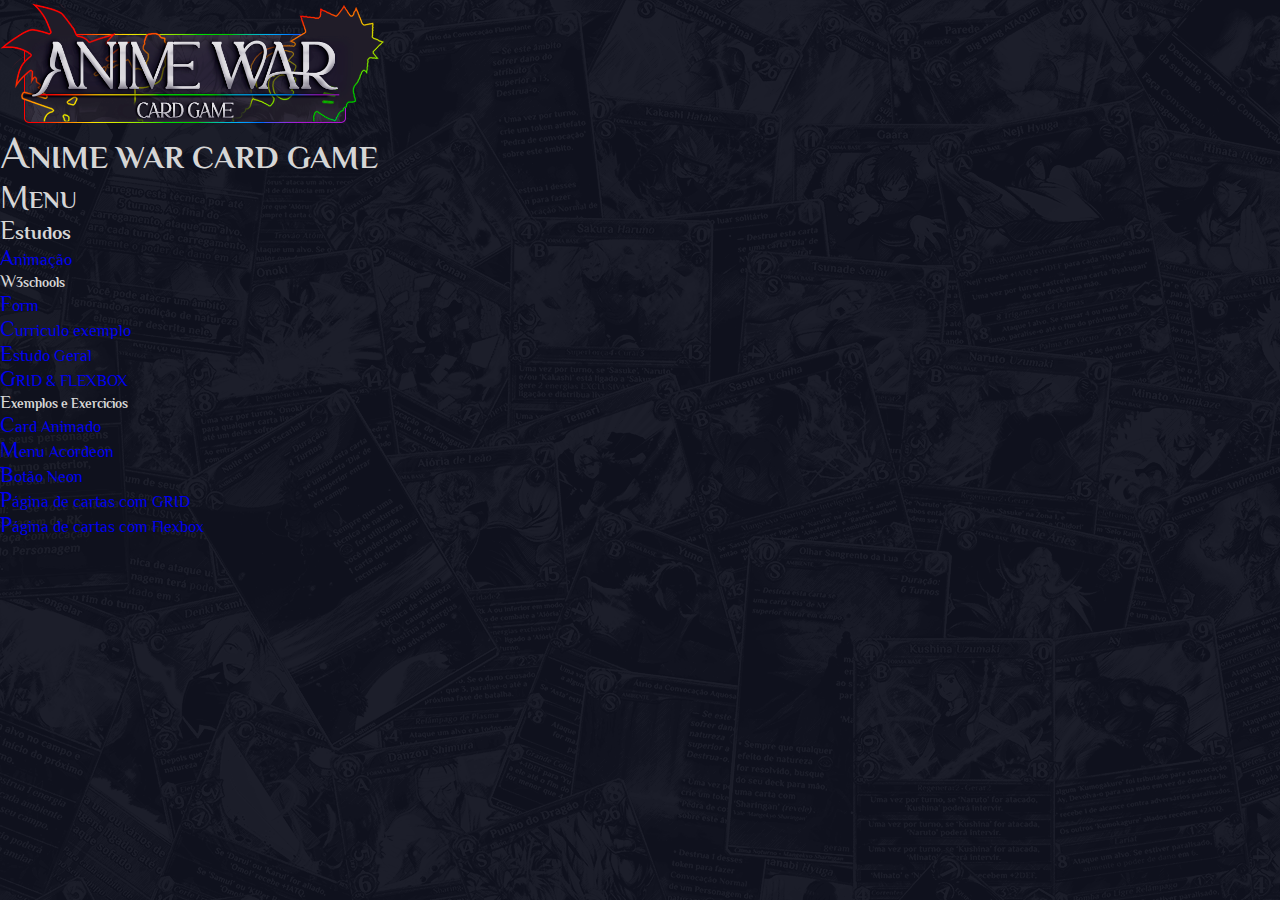
<file: index.html>
<!DOCTYPE html>
<html lang="pt-br" class="AW_background_dark">

<head>
    <meta charset="UTF-8">
    <meta http-equiv="X-UA-Compatible" content="IE=edge">
    <meta name="viewport" content="width=device-width, initial-scale=1.0">
    <link rel="stylesheet" href="./AW_colors.css">
    <link rel="stylesheet" href="./AW_styles.css">
    <link rel="stylesheet" href="./AW_colors.css">
    <link rel="stylesheet" href="./style.css">
    <link rel="shortcut icon" href="./imgs/favicon.ico" type="image/x-icon">
    <title>ANIME WAR - CARD GAME</title>
</head>

<body>

    <div>
        <a href="./index.html"> <img src="./imgs/LOGO/LOGO - RETANGULAR - ANIME WAR CARD GAME.png" alt="aw_logo" width="30%"></a>
    </div>


    <h1>ANIME WAR CARD GAME</h1>

    <h2> MENU </h2>

    <ul>
        <h3> Estudos </h3>
        <li>
            <a href="./Estudos/css_animações/animações.html"> Animação</a>
        </li>
        <h5> W3schools </h5>
        
        <li>
            <a href="./Estudos/W3schools/HTML/Forms/EstudoDeFormsW3Schools.html"> Form</a>
        </li>
        <li>
            <a href="./Estudos/W3schools/HTML/Forms/MinhaPagina_CURRICULO/index.html"> Curriculo exemplo</a>
        </li>
        <li>
            <a href="./Estudos/W3schools/CSS/background.html"> Estudo Geral</a>
        </li>
        <li>
            <a href="./Estudos/W3schools/CSS/GRID_&_FLEXBOX/GRID_&_FLEXBOX.HTML"> GRID & FLEXBOX</a>
        </li>
        <h5> Exemplos e Exercicios </h5>
        <li>
            <a href="./Estudos/Exemplos_e_Exercicios/Card_Animado_Tansparente/Carta_animada.html"> Card Animado </a>
        </li>
        <li>
            <a href="./Estudos/Exemplos_e_Exercicios/Menu_Acordeon/Menu_Acordeon.html"> Menu Acordeon </a>
        </li>
        <li>
            <a href="./Estudos/Exemplos_e_Exercicios/Botão_Neon/Botão_Neon.html"> Botão Neon </a>
        </li>
        <li>
            <a href="./Estudos/Exemplos_e_Exercicios/Exercicio_de_pagina/Com_GRID_&_FLEXBOX/ex_pagina.html"> Página de cartas com GRID </a>
        </li>
        <li>
            <a href="./Estudos/Exemplos_e_Exercicios/Exercicio_de_pagina/ex_pagina.html"> Página de cartas com Flexbox </a>
        </li>
    </ul>

</body>

</html>
</file>
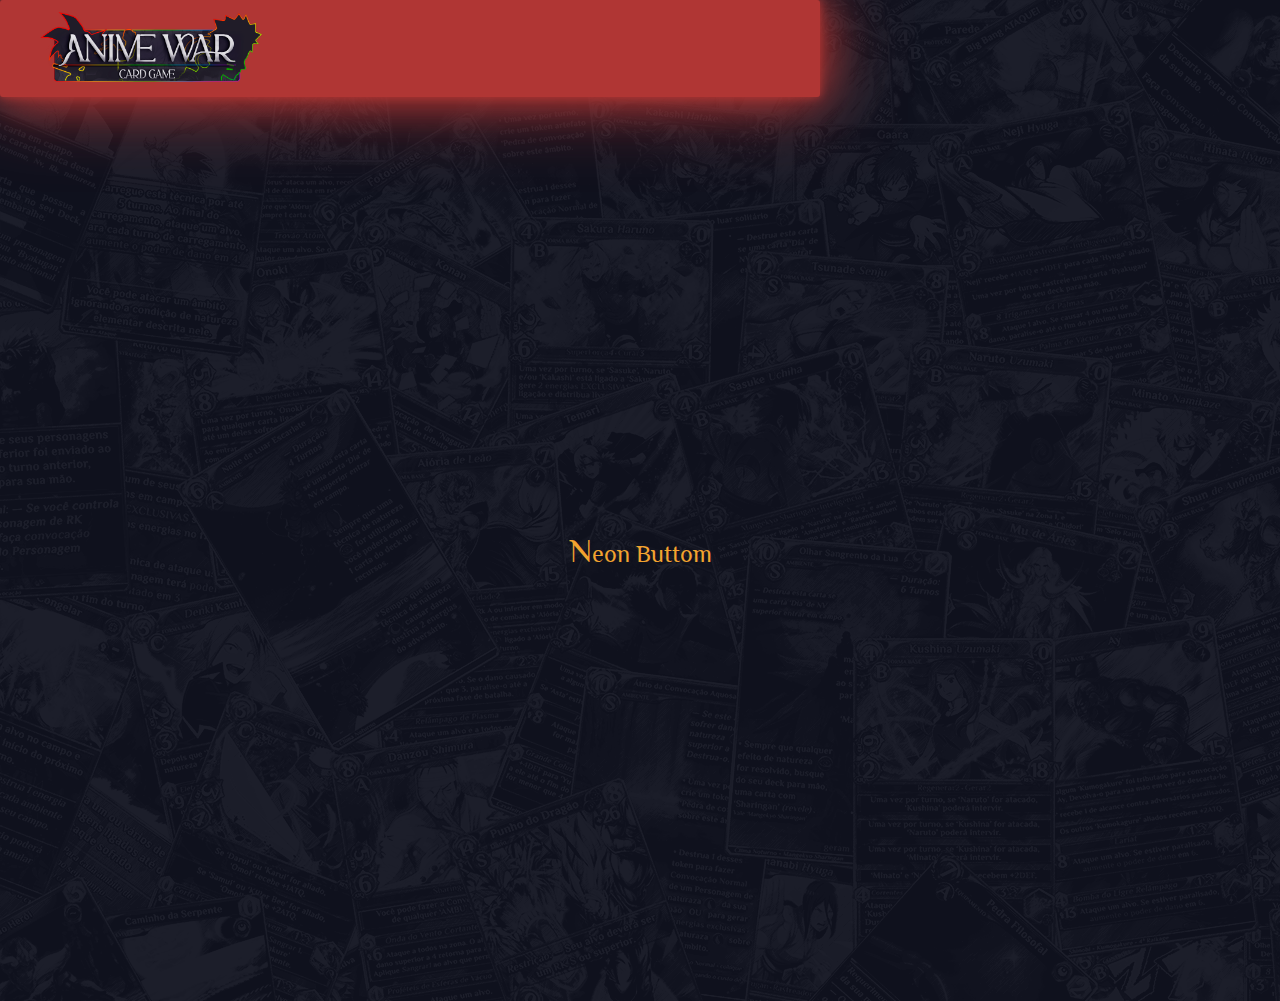
<file: Estudos/Exemplos_e_Exercicios/Botão_Neon/Botão_Neon.html>
<!DOCTYPE html>
<html lang="pt-br" class="AW_background_dark">

<head>
    <meta charset="UTF-8">
    <meta http-equiv="X-UA-Compatible" content="IE=edge">
    <meta name="viewport" content="width=device-width, initial-scale=1.0">

    <link rel="stylesheet" href="../../../AW_colors.css">
    <link rel="stylesheet" href="../../../style.css">
    <link rel="stylesheet" href="../../../AW_styles.css">
    <link rel="stylesheet" href="./Botão_Neon.css">
    <title>Neon Light buttm Hover Effect</title>
</head>

<body>
    <div>
        <a href="../../../index.html"> <img src="../../../imgs/LOGO/LOGO - RETANGULAR - ANIME WAR CARD GAME.png" alt="aw_logo"
                width="30%"></a>
    </div>

    <div class="container">

    <a href="#">
        <span></span>
        <span></span>
        <span></span>
        <span></span>
        Neon Buttom
    </a>
    </div>


    
</body>

</html>
</file>
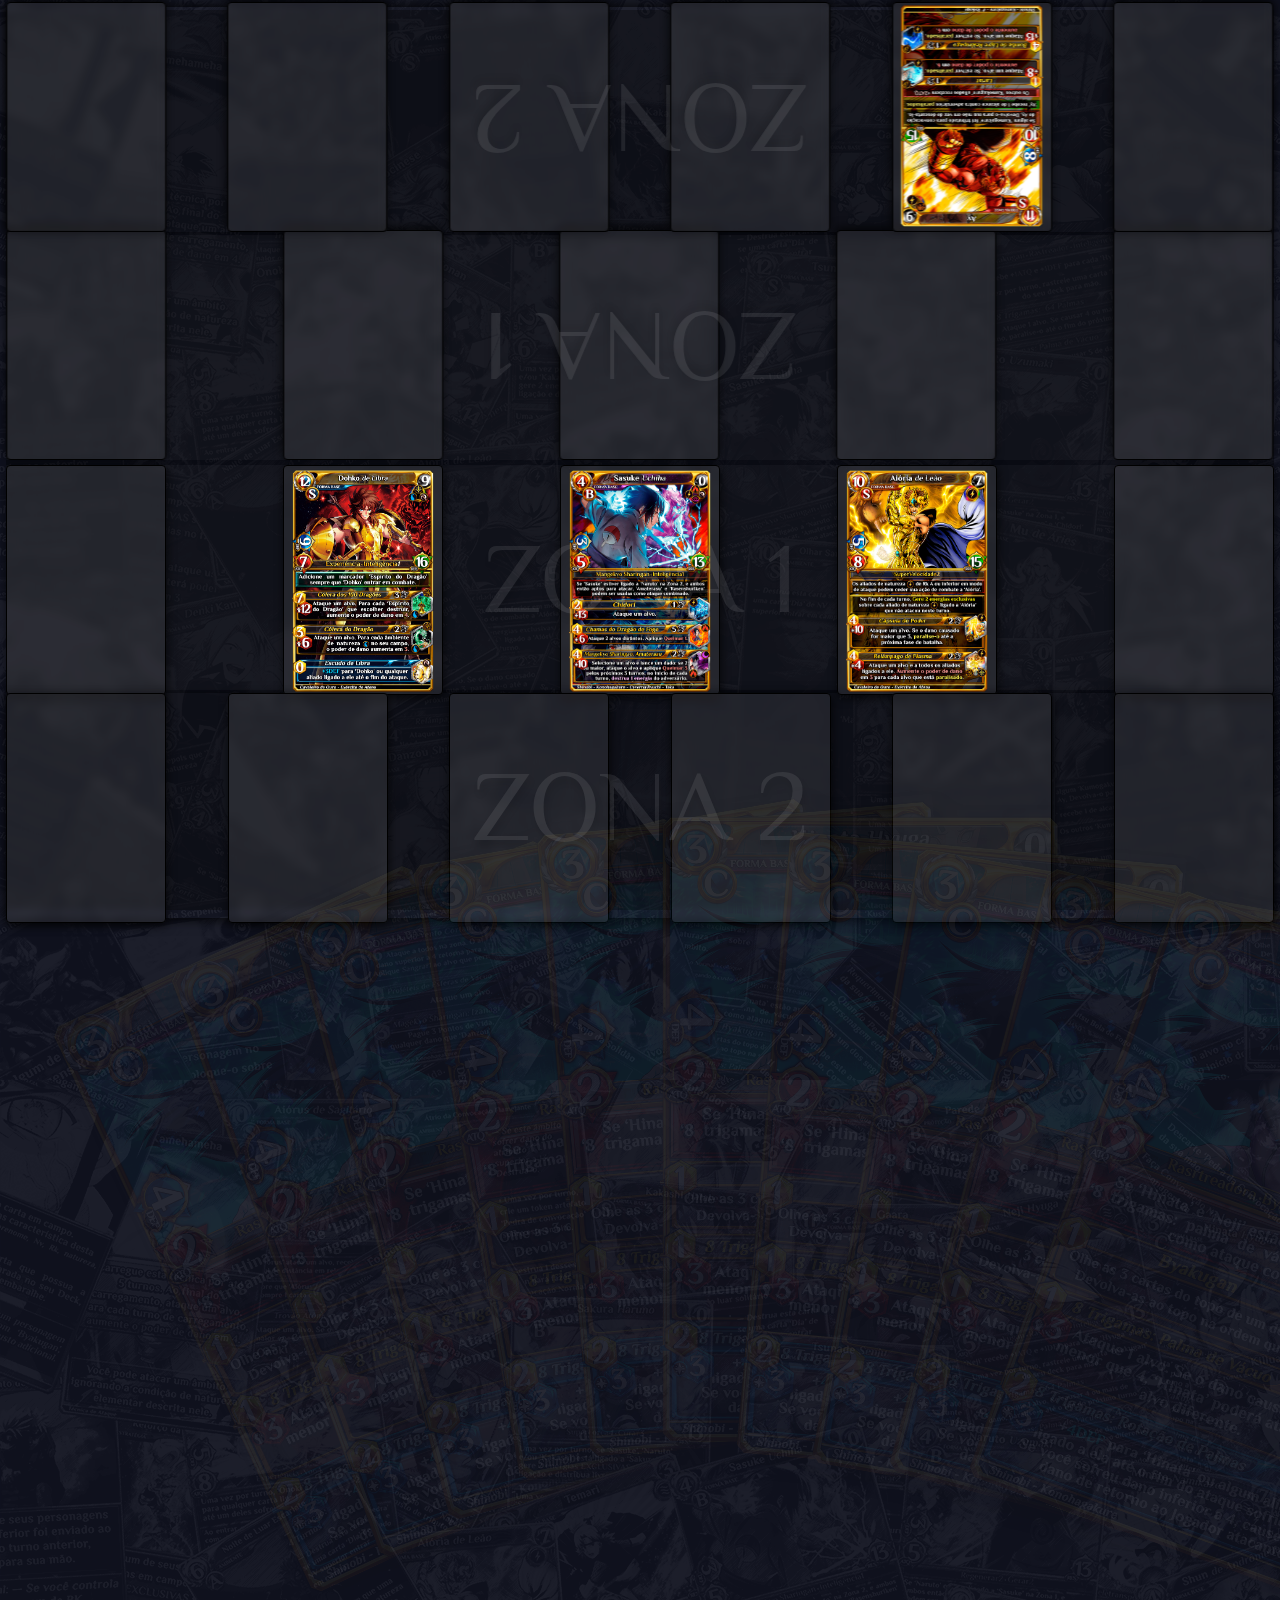
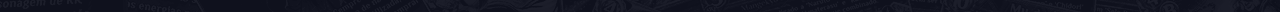
<file: Estudos/Exemplos_e_Exercicios/campo/campo_de_batalha.html>
<!DOCTYPE html>
<html lang="pt-br" class="AW_background_dark">
<head>
    <meta charset="UTF-8">
    <meta http-equiv="X-UA-Compatible" content="IE=edge">
    <meta name="viewport" content="width=device-width, initial-scale=1.0">
    <link rel="stylesheet" href="../../../AW_colors.css">
    <link rel="stylesheet" href="../../../AW_styles.css">
    <link rel="stylesheet" href="../../../style.css">
    <link rel="stylesheet" href="./campo_de_batalha.css">
    <title>Campo de Batalha</title>
</head>
<body>

    <div class="mao">
        <div class="cartas_mao" >
            <img draggable="true" class="cartaNaMao" src="../../../imgs/CARDS/Personagem - Hinata Hyuga - Vento, Psíquico - NRT.png" alt="" style="left: 160px; top: 100px; rotate: -25deg;">
            <img draggable="true" class="cartaNaMao" src="../../../imgs/CARDS/Personagem - Hinata Hyuga - Vento, Psíquico - NRT.png" alt="" style="left: 260px; top: 70px; rotate: -20deg;">
            <img draggable="true" class="cartaNaMao" src="../../../imgs/CARDS/Personagem - Hinata Hyuga - Vento, Psíquico - NRT.png" alt="" style="left: 360px; top: 40px;rotate: -15deg;">
            <img draggable="true" class="cartaNaMao" src="../../../imgs/CARDS/Personagem - Hinata Hyuga - Vento, Psíquico - NRT.png" alt="" style="left: 460px; top: 10px; rotate: -10deg;">
            <img draggable="true" class="cartaNaMao" src="../../../imgs/CARDS/Personagem - Hinata Hyuga - Vento, Psíquico - NRT.png" alt="" style="left: 560px; top: 0px; rotate: -5deg;">
            <img draggable="true" class="cartaNaMao" src="../../../imgs/CARDS/Personagem - Hinata Hyuga - Vento, Psíquico - NRT.png" alt="" style="left: 660px; top: 0px; rotate: 0deg;">
            <img draggable="true" class="cartaNaMao" src="../../../imgs/CARDS/Personagem - Hinata Hyuga - Vento, Psíquico - NRT.png" alt="" style="left: 760px; top: 30px; rotate: 5deg;">
            <img draggable="true" class="cartaNaMao" src="../../../imgs/CARDS/Personagem - Hinata Hyuga - Vento, Psíquico - NRT.png" alt="" style="left: 860px; top: 60px; rotate: 10deg;">
            <img draggable="true" class="cartaNaMao" src="../../../imgs/CARDS/Personagem - Hinata Hyuga - Vento, Psíquico - NRT.png" alt="" style="left: 960px; top: 90px; rotate: 15deg;">
            <img draggable="true" class="cartaNaMao" src="../../../imgs/CARDS/Personagem - Hinata Hyuga - Vento, Psíquico - NRT.png" alt="" style="left: 1060px; top: 120px; rotate: 20deg;">

        </div>
    </div>

    <!--        CAMPO DE BATALHA  - INICIO -->

    <div id="AW_campo_container">
       
       
        <!-- CAMPO 01   - INICIO -->
        <div class="aw_campo c01">

            <!-- ZONA 1   - INICIO -->
            <div class="aw_zona z01">

                <p class="textoSobreOCampo">
                    ZONA 1
                </p>
                
                <div class="aw_posicao p00">
                
                </div>

                
                <div class="aw_posicao p01">
                    
                    <img draggable="true" class="carta" src="../../../imgs/CARDS/Personagem - Dohko de Libra - Água, luz, arma - CDZ.png" alt="">
                    
                </div>

                
                <div class="aw_posicao p02">
                    <img draggable="true" class="carta" src="../../../imgs/CARDS/Personagem - Sasuke Uchiha - Fogo, Raio, Psíquico, Arma - NRT.png" alt="">
                
                </div>

                
                <div class="aw_posicao p03">
                    <img draggable="true" class="carta" src="../../../imgs/CARDS/Personagem - Aiória - Raio - CDZ.png" alt="">

                </div>

                
                <div class="aw_posicao p04">
                    
                </div>

            </div>
            <!-- ZONA 1   - FIM -->

            <!-- ZONA 2   - INICIO -->
            <div class="aw_zona z02">
                

                <p class="textoSobreOCampo">
                    ZONA 2
                </p>
                
                <div class="aw_posicao p00">
                    
                </div>

                
                <div class="aw_posicao p01">
                        
                </div>

                
                <div class="aw_posicao p02">
                    
                </div>

                
                <div class="aw_posicao p03">
                    
                </div>

                
                <div class="aw_posicao p04">
                    
                </div>

                <div class="aw_posicao p05">
                    
                </div>


            </div>
            <!-- ZONA 2   - FIM -->
       
            <!-- CAMPO 01  - FIM -->


        </div>

        <!-- CAMPO 01   - FIM -->

        <!-- CAMPO 02   - INICIO -->

        <div class="aw_campo c02">

        <!-- ZONA 01   - INICIO -->

            <div class="aw_zona z01">

                <p class="textoSobreOCampo">
                    ZONA 1
                </p>
                
                <div class="aw_posicao p00">
                    
                </div>

                
                <div class="aw_posicao p01">
                        
                </div>

                
                <div class="aw_posicao p02">
                    
                </div>

                
                <div class="aw_posicao p03">
                    <!-- <img class="carta" src="../../../imgs/CARDS/Personagem - Aiória - Raio - CDZ.png" alt=""> -->

                </div>

                
                <div class="aw_posicao p04">
                    
                </div>

            </div>
            <!-- ZONA 01   - FIM -->

            <!-- ZONA 02   - INICIO -->

            <div class="aw_zona z02">

                <p class="textoSobreOCampo">
                    ZONA 2
                </p>
                
                
                <div class="aw_posicao p00">
                    
                </div>

                
                <div class="aw_posicao p01">
                    <img draggable="true" src="../../../imgs/CARDS/Personagem - Ay - Raio, Terra - NRT.png" alt="" class="carta">
                        
                </div>

                
                <div class="aw_posicao p02">
                    
                </div>

                
                <div class="aw_posicao p03">
                    
                </div>

                
                <div class="aw_posicao p04">
                    
                </div>

                <div class="aw_posicao p05">
                    
                </div>

            </div>


        </div>
    
    </div>
    <!-- ZONA 02   - FIM -->

    <!--        CAMPO DE BATALHA  - FIM -->



    <script src="./campo_de_batalha.js"></script>
</body>

</html>
</file>
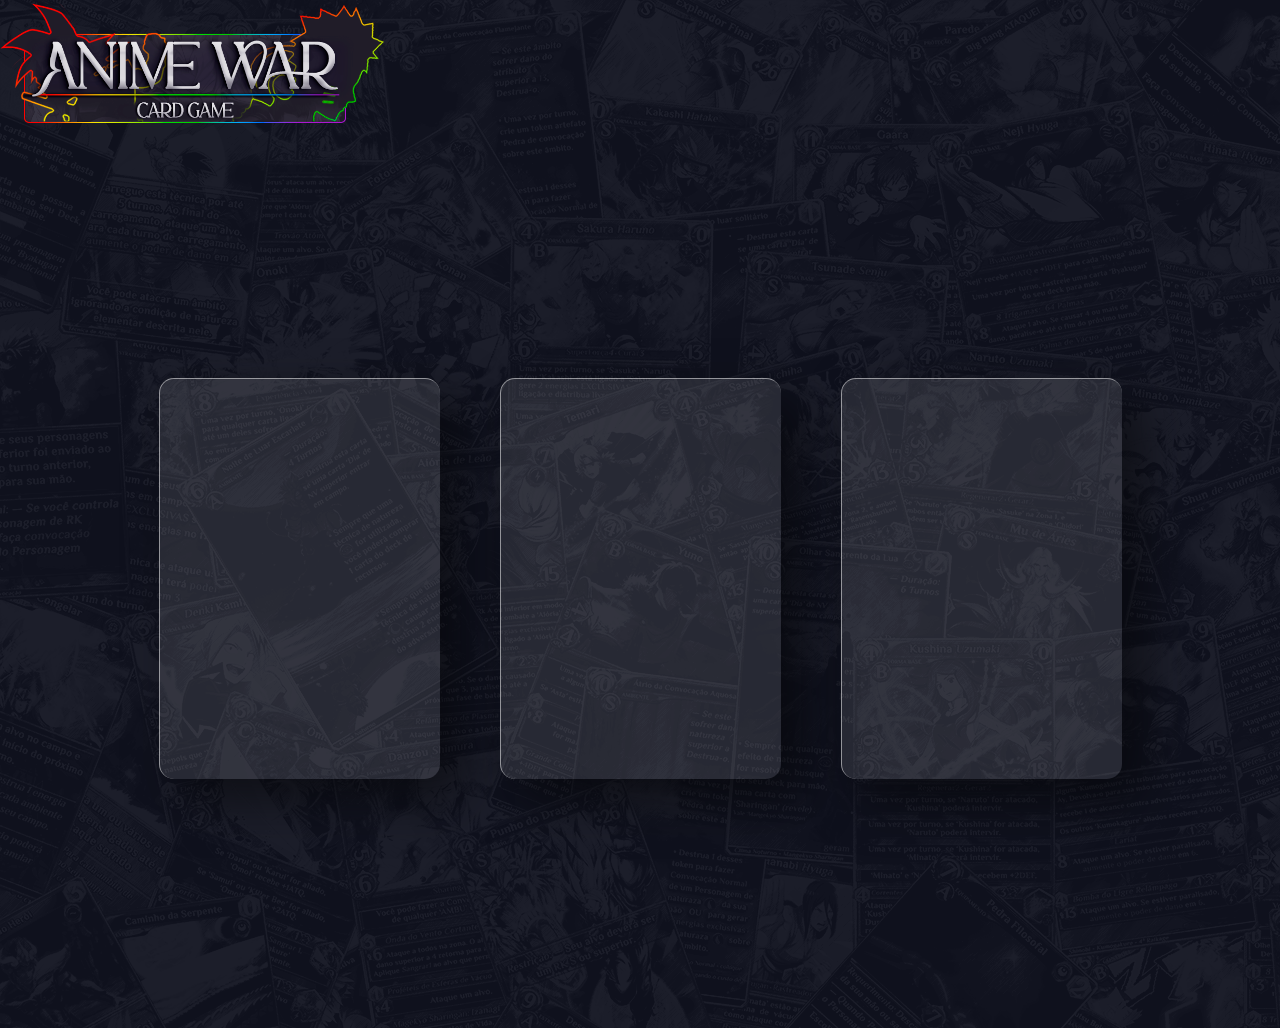
<file: Estudos/Exemplos_e_Exercicios/Card_Animado_Tansparente/Carta_animada.html>
<!DOCTYPE html>
<html lang="pt-br" class="AW_background_dark">

<head>
    <meta charset="UTF-8">
    <meta http-equiv="X-UA-Compatible" content="IE=edge">
    <meta name="viewport" content="width=device-width, initial-scale=1.0">

    <link rel="stylesheet" href="../../../AW_colors.css">
    <link rel="stylesheet" href="../../../style.css">
    <link rel="stylesheet" href="../../../AW_styles.css">
    <link rel="stylesheet" href="./Carta_animada.css">
    <title>Card Animado</title>
</head>

<body>
    

    <div>
        <a href="../../../index.html"> <img src="../../../imgs/LOGO/LOGO - RETANGULAR - ANIME WAR CARD GAME.png" alt="aw_logo"
                width="30%"></a>
    </div>
<div class="container">

    <div class="cards_container">

        <div class="card">
            <div class="card_content">
                <h2>01</h2>
                <h3>card Um</h3>
                <p>Lorem ipsum dolor, sit amet consectetur adipisicing elit. Dolore perferendis enim ipsum voluptatibus
                    ab, praesentium illo dolorem non error molestiae at quibusdam cumque vel voluptas impedit dicta
                    reprehenderit sed maxime?</p>
                <a href="#"> Mais Informações </a>
            </div>
        </div>

        <div class="card">
            <div class="card_content">
                <h2>02</h2>
                <h3>card Dois</h3>
                <p>Lorem ipsum dolor, sit amet consectetur adipisicing elit. Dolore perferendis enim ipsum voluptatibus
                    ab, praesentium illo dolorem non error molestiae at quibusdam cumque vel voluptas impedit dicta
                    reprehenderit sed maxime?</p>
                <a href="#"> Mais Informações </a>
            </div>
        </div>

        <div class="card">
            <div class="card_content">
                <h2>03</h2>
                <h3>card Três</h3>
                <p>Lorem ipsum dolor, sit amet consectetur adipisicing elit. Dolore perferendis enim ipsum voluptatibus
                    ab, praesentium illo dolorem non error molestiae at quibusdam cumque vel voluptas impedit dicta
                    reprehenderit sed maxime?</p>
                <a href="#"> Mais Informações </a>
            </div>
        </div>

    </div>

</div>



    <script type="text/javascript" src="./vanilla-tilt.js"></script>
    <script>
        VanillaTilt.init(document.querySelectorAll(".card"), {
            reverse: true,
            speed:400,
            glare: true,
            "max-glare":0.2

        });
    </script>
</body>

</html>
</file>
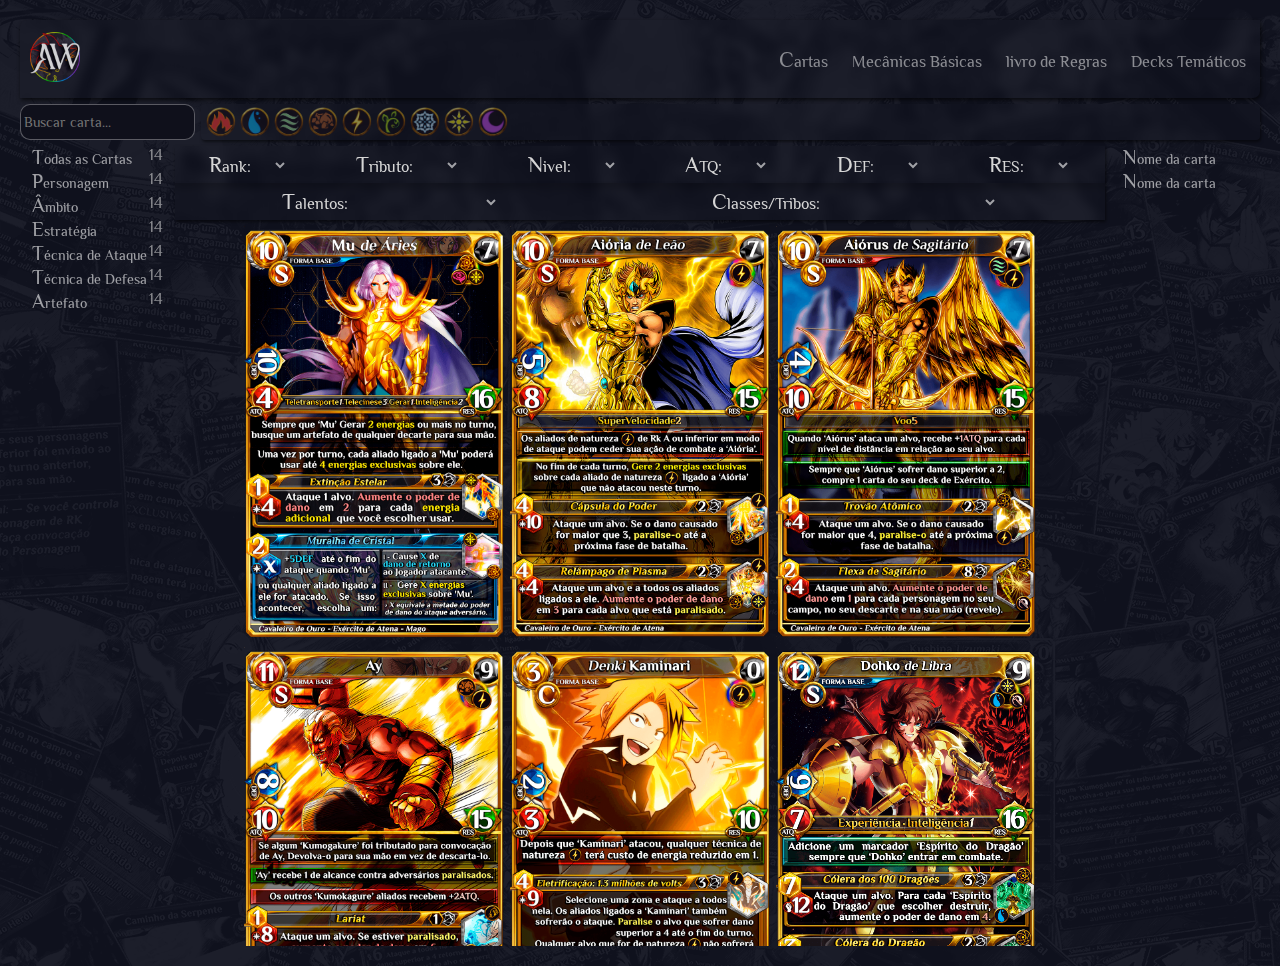
<file: Estudos/Exemplos_e_Exercicios/Exercicio_de_pagina/Com_GRID_&_FLEXBOX/ex_pagina.html>
<!DOCTYPE html>
<html lang="pt-br" class="AW_background_dark">

<head>
    <meta charset="UTF-8">
    <meta http-equiv="X-UA-Compatible" content="IE=edge">
    <meta name="viewport" content="width=device-width, initial-scale=1.0">

    <link rel="stylesheet" href="../../../../AW_colors.css">
    <link rel="stylesheet" href="../../../../AW_styles.css">
    <link rel="stylesheet" href="../../../../style.css">

    <link rel="stylesheet" href="./ex_pagina.css">
    <title>Menu</title>
</head>

<body>
   

    <!--   CONTAINER  -->

    <section class="grid_container">

        <!--   HEADER  -->
    
        <header class="header">
           
            <a href="#"> <img class="logo" src="../../../../imgs/LOGO/LOGO - Circular.png" alt=""></a>
            
            <nav class="menu">

                <ul>
                    <li>
                        <a href="#"> Cartas </a>
                        <a href="#"> Mecânicas Básicas </a>
                        <a href="#"> livro de Regras </a>
                        <a href="#"> Decks Temáticos </a>
                    </li>
                </ul>
            </nav>
    
        </header>
    
        <!--   HEADER  -->

        <!--   MENU DE CIMA  -->
        <div class="menu2">

            <div class="pesquisar"> 
                <input type="search" placeholder="Buscar carta..."> </div>


            <div class="menu_elementos">
                <ul>
                    <li>
                        <img class="icone_elementar" src="../../../../imgs/icones_naturezas_elementares/Fogo.png" alt="" >
                    </li>
                    <li>
                        <img class="icone_elementar" src="../../../../imgs/icones_naturezas_elementares/Água.png" alt="" >
                    </li>
                    <li>
                        <img class="icone_elementar" src="../../../../imgs/icones_naturezas_elementares/Vento.png" alt="" >
                    </li>
                    <li>
                        <img class="icone_elementar" src="../../../../imgs/icones_naturezas_elementares/Terra.png" alt="" >
                    </li>
                    <li>
                        <img class="icone_elementar" src="../../../../imgs/icones_naturezas_elementares/Raio.png" alt="" >
                    </li>
                    <li>
                        <img class="icone_elementar" src="../../../../imgs/icones_naturezas_elementares/Planta.png" alt="" >
                    </li>
                    <li>
                        <img class="icone_elementar" src="../../../../imgs/icones_naturezas_elementares/Gelo.png" alt="" >
                    </li>
                    <li>
                        <img class="icone_elementar" src="../../../../imgs/icones_naturezas_elementares/Luz.png" alt="" >
                    </li>
                    <li>
                        <img class="icone_elementar" src="../../../../imgs/icones_naturezas_elementares/Sombra.png" alt="" >
                    </li>
                </ul>
            </div>
        </div>
        <!--   MENU DE CIMA  -->




        <!--   MENU LATERAL ESQUERDO  -->
        <div class="menu_lateral">

            <ul>
                <li>
                    <div><a href="#">Todas as Cartas</a> <span>14</span> </div>
                </li>
                <li>
                    <div><a href="#">Personagem</a><span>14</span></div>
                </li>
                <li>
                    <div><a href="#">Âmbito</a><span>14</span></div>
                </li>
                <li>
                    <div><a href="#">Estratégia</a><span>14</span></div>
                </li>
                <li>
                    <div><a href="#">Técnica de Ataque</a><span>14</span></div>
                </li>
                <li>
                    <div><a href="#">Técnica de Defesa</a><span>14</span></div>
                </li>
                <li>
                    <div><a href="#">Artefato</a><span>14</span></div>
                </li>
            </ul>
        </div>
        <!--   MENU LATERAL ESQUERDO  -->




        <!--   MENU CENTRAL  -->
        <div class="menu_central">
        
            <!--   MENU CENTRAL SUPERIOR 1  -->
            <div class="menu_superior_cards_1">

                <div class="menu_rank">

                    <form action="">

                        <label for="Rank"> Rank: </label>
                        <select name="ranks" id="ranks">
                            <option value="" selected></option>
                            <option value="Z">Z</option>
                            <option value="S">S</option>
                            <option value="A">A</option>
                            <option value="B">B</option>
                            <option value="C">C</option>
                        </select>

                        <!--<input type="submit" value="Filtrar">
                    </form>-->

                </div>

                <div class="menu_tributo">

                    <form action="">

                        <label for="Tributo"> Tributo: </label>
                        <select name="tributo" id="tributo">
                            <option value=""> </option>
                            <option value="0">0 </option>
                            <option value="1">1</option>
                            <option value="2">2</option>
                            <option value="3">3</option>
                            <option value="4">4</option>
                            <option value="5">5</option>
                            <option value="6">6</option>
                            <option value="7">7</option>
                            <option value="8">8</option>
                            <option value="9">9</option>
                            <option value="10">10</option>
                            <option value="11">11</option>
                            <option value="12">12</option>
                            <option value="13">13</option>
                            <option value="14">14</option>
                            <option value="15">15</option>
                            <option value="16">16</option>
                            <option value="17">17</option>
                            <option value="18">18</option>
                            <option value="19">19</option>
                            <option value="20">20</option>
                        </select>

                        <!--<input type="submit" value="Filtrar">
                    </form>-->

                </div>

                <div class="menu_nivel">

                    <form action="">

                        <label for="Nivel"> Nivel: </label>
                        <select name="niveis" id="niveis">
                            <option value="" selected></option>
                            <option value="1">1</option>
                            <option value="2">2</option>
                            <option value="3">3</option>
                            <option value="4">4</option>
                            <option value="5">5</option>
                            <option value="6">6</option>
                            <option value="7">7</option>
                            <option value="8">8</option>
                            <option value="9">9</option>
                            <option value="10">10</option>
                            <option value="11">11</option>
                            <option value="12">12</option>
                            <option value="13">13</option>
                            <option value="14">14</option>
                            <option value="15">15</option>
                            <option value="16">16</option>
                            <option value="17">17</option>
                            <option value="18">18</option>
                            <option value="19">19</option>
                            <option value="20">20</option>
                        </select>

                        <!--<input type="submit" value="Filtrar">
                    </form>-->

                </div>

                <div class="menu_atq">

                    <form action="">

                        <label for="Ataque"> ATQ: </label>
                        <select name="atq" id="atq">
                            <option value="" selected></option>
                            <option value="1">1</option>
                            <option value="2">2</option>
                            <option value="3">3</option>
                            <option value="4">4</option>
                            <option value="5">5</option>
                            <option value="6">6</option>
                            <option value="7">7</option>
                            <option value="8">8</option>
                            <option value="9">9</option>
                            <option value="10">10</option>
                            <option value="11">11</option>
                            <option value="12">12</option>
                            <option value="13">13</option>
                            <option value="14">14</option>
                            <option value="15">15</option>
                            <option value="16">16</option>
                            <option value="17">17</option>
                            <option value="18">18</option>
                            <option value="19">19</option>
                            <option value="20">20</option>
                        </select>

                        <!--<input type="submit" value="Filtrar">
                    </form>-->

                </div>

                <div class="menu_def">

                    <form action="">

                        <label for="Defesa"> DEF: </label>
                        <select name="def" id="def">
                            <option value="" selected></option>
                            <option value="1">1</option>
                            <option value="2">2</option>
                            <option value="3">3</option>
                            <option value="4">4</option>
                            <option value="5">5</option>
                            <option value="6">6</option>
                            <option value="7">7</option>
                            <option value="8">8</option>
                            <option value="9">9</option>
                            <option value="10">10</option>
                            <option value="11">11</option>
                            <option value="12">12</option>
                            <option value="13">13</option>
                            <option value="14">14</option>
                            <option value="15">15</option>
                            <option value="16">16</option>
                            <option value="17">17</option>
                            <option value="18">18</option>
                            <option value="19">19</option>
                            <option value="20">20</option>
                        </select>

                        <!--<input type="submit" value="Filtrar">
                    </form>-->

                </div>

                <div class="menu_res">

                    <form action="">

                        <label for="Resistencia"> RES: </label>
                        <select name="res" id="res">
                            <option value="" selected></option>
                            <option value="1">1</option>
                            <option value="2">2</option>
                            <option value="3">3</option>
                            <option value="4">4</option>
                            <option value="5">5</option>
                            <option value="6">6</option>
                            <option value="7">7</option>
                            <option value="8">8</option>
                            <option value="9">9</option>
                            <option value="10">10</option>
                            <option value="11">11</option>
                            <option value="12" >12</option>
                            <option value="13">13</option>
                            <option value="14">14</option>
                            <option value="15">15</option>
                            <option value="16">16</option>
                            <option value="17">17</option>
                            <option value="18">18</option>
                            <option value="19">19</option>
                            <option value="20">20</option>
                        </select>

                        <!--<input type="submit" value="Filtrar">
                    </form>-->

                </div>
            </div>
            <!--   MENU CENTRAL SUPERIOR 1  -->

            <!--   MENU CENTRAL SUPERIOR 2  -->
            <div class="menu_superior_cards_2">

                <div class="menu_talentos">

                    <form action="">

                        <label for="Talentos"> Talentos: </label>
                        <select name="talentos" id="talentos">
                            <option value=""selected></option>
                            <option value="Voo">Voo</option>
                            <option value="SuperForça">SuperForça</option>
                            <option value="Telepatia">Telepatia</option>
                            <option value="Inteligencia" >Inteligencia</option>
                            <option value="Teletransporte">Teletransporte</option>
                        </select>

                        <!--<input type="submit" value="Filtrar">
                    </form>-->

                </div>

                <div class="menu_tribos">

                    <form action="">

                        <label for="Classes"> Classes/Tribos: </label>
                        <select name="classes" id="classes">
                            <option value=""selected></option>
                            <option value="Shinobi">Shinobi</option>
                            <option value="Cavaleiro_Mago">Cavaleiro Mago</option>
                            <option value="Esxército_de_atena">Exercito de Atena</option>
                            <option value="Saiyajin" >Saiyajin</option>
                            <option value="Hero">Hero</option>
                        </select>

                        <!--<input type="submit" value="Filtrar">
                    </form>-->

                </div>

            </div>
            <!--   MENU CENTRAL SUPERIOR 2  -->

            <!--   CARDS  -->
            <div class="cards_container">

                <div class="card_container">
                    <img class="card" src="../../../../imgs/CARDS/Personagem - Mu de Áries - Luz, Energia, psiquico - CDZ.png" alt="#">
                </div>

                <div class="card_container">
                    <img class="card" src="../../../../imgs/CARDS/Personagem - Aiória - Raio - CDZ.png" alt="">
                </div>

                <div class="card_container">
                    <img class="card" src="../../../../imgs/CARDS/Personagem - Aiórus - Raio, Vento - CDZ.png" alt="">
                </div>

                <div class="card_container">
                    <img class="card" src="../../../../imgs/CARDS/Personagem - Ay - Raio, Terra - NRT.png" alt="">
                </div>

                <div class="card_container">
                    <img class="card" src="../../../../imgs/CARDS/Personagem - Denki Kaminari - Raio - BNH.png" alt="">
                </div>

                <div class="card_container">
                    <img class="card" src="../../../../imgs/CARDS/Personagem - Dohko de Libra - Água, luz, arma - CDZ.png" alt="">
                </div>

                <div class="card_container">
                    <img class="card" src="../../../../imgs/CARDS/Personagem - Hinata Hyuga - Vento, Psíquico - NRT.png" alt="">
                </div>

                <div class="card_container">
                    <img class="card" src="../../../../imgs/CARDS/Personagem - Itachi Uchiha - Fogo, Psíquico, Trevas - NRT.png" alt="">
                </div>

                <div class="card_container">
                    <img class="card" src="../../../../imgs/CARDS/Personagem - Kushina Uzumaki - Vento, Energia - NRT.png" alt="">
                </div>

                <div class="card_container">
                    <img class="card" src="../../../../imgs/CARDS/Personagem - Mu de Áries - Luz, Energia, psiquico - CDZ.png" alt="">
                </div>

                <div class="card_container">
                    <img class="card" src="../../../../imgs/CARDS/Personagem - Sakura Haruno - Força, Cura - NRT.png" alt="">
                </div>

                <div class="card_container">
                    <img class="card" src="../../../../imgs/CARDS/Personagem - Sasuke Uchiha - Fogo, Raio, Psíquico, Arma - NRT.png" alt="">
                </div>

                <div class="card_container">
                    <img class="card" src="../../../../imgs/CARDS/Personagem - Shiryu de Dragão - Água - CDZ.png" alt="">
                </div>

                <div class="card_container">
                    <img class="card" src="../../../../imgs/CARDS/Personagem - Shun de Andromeda - Vento - CDZ.png" alt="">
                </div>

                <div class="card_container">
                    <img class="card" src="../../../../imgs/CARDS/Personagem - Tobirama Senju - Agua, Raio, Arma - NRT.png" alt="">
                </div>

                <div class="card_container">
                    <img class="card" src="../../../../imgs/CARDS/Personagem - Tsunade Senju - Força, Cura - NRT.png" alt="">
                </div>

                <div class="card_container">
                    <img class="card" src="../../../../imgs/CARDS/Personagem - Yuno - Vento - BLC.png" alt="">
                </div>

            </div>
            <!--   CARDS  -->

        </div>
        <!--   MENU CENTRAL  -->




        <!--   MENU LATERAL DIREITO  -->
        <div class="menu_lateral">

            <ul>
                <li>
                    <div><a href="#">Nome da carta</a></div>
                </li>
                <li>
                    <div><a href="#">Nome da carta</a></div>
                </li>
            </ul>
        </div>
        <!--   MENU LATERAL DIREITO  -->


    </section>
    
    
    <!--   CONTAINER  -->
</body>

</html>
</file>
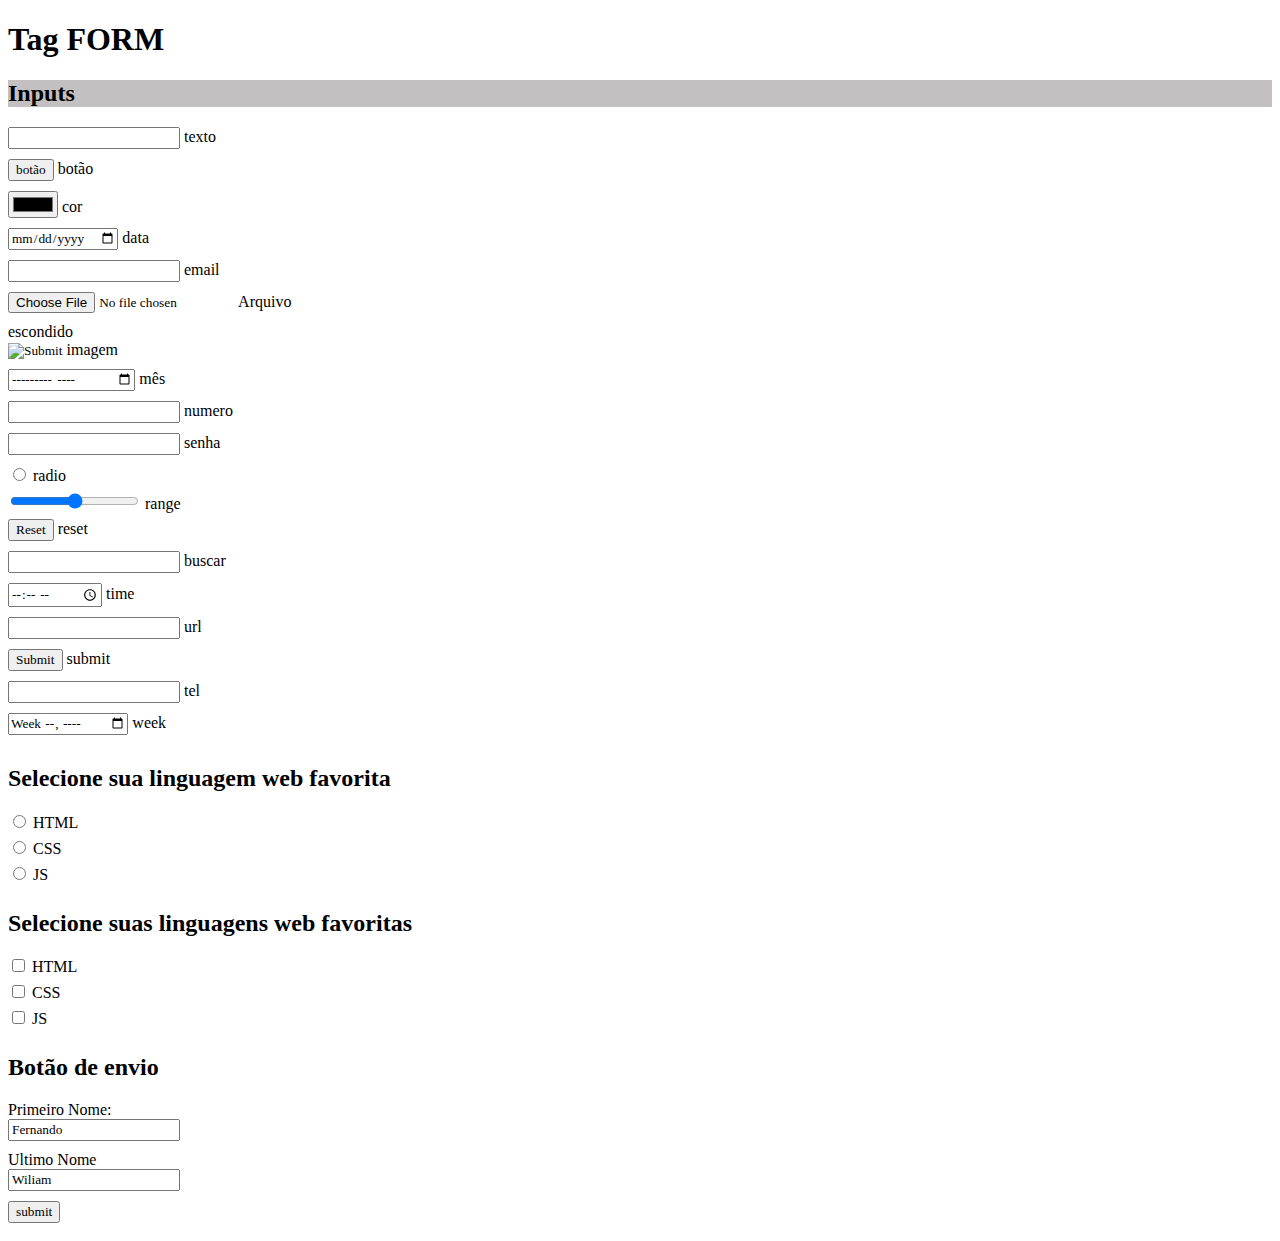
<file: Estudos/W3schools/HTML/Forms/EstudoDeFormsW3Schools.html>
<!DOCTYPE html>
<html lang="pt-br">
<head>
    <meta charset="UTF-8">
    <meta http-equiv="X-UA-Compatible" content="IE=edge">
    <meta name="viewport" content="width=device-width, initial-scale=1.0">
    <title>Document</title>

    <style>
        *{
            font-family: philosopher;
        }

        input{
            /*para ficar um elemento debaixo do outro*/
            display: inline-block;
            margin-bottom: 10px;
        }

    </style>
</head>
<body>

    <h1>Tag FORM</h1>

    <h2 style="background-color: rgb(194, 192, 192);"> Inputs </h2>

    <form>
        <input type="text"> texto
        <br>
        <input type="button" value="botão"> botão
        <br>
        <input type="color"> cor
        <br>
        <input type="date"> data
        <br>
        <input type="email"> email
        <br>
        <input type="file"> Arquivo
        <br>
        <input type="hidden"> escondido
        <br>
        <input type="image"> imagem
        <br>
        <input type="month"> mês
        <br>
        <input type="number"> numero        
        <br>
        <input type="password"> senha
        <br>
        <input type="radio"> radio
        <br>
        <input type="range"> range
        <br>
        <input type="reset"> reset
        <br>
        <input type="search"> buscar
        <br>
        <input type="time"> time
        <br>
        <input type="url"> url
        <br>
        <input type="submit"> submit
        <br>
        <input type="tel"> tel
        <br>
        <input type="week"> week

    </form>

    <h2> Selecione sua linguagem web favorita</h2>
    
    <form>
    
        <input type="radio" id="html" name="linguagem_favorita" value="HTML">
        <label for="html">HTML</label> 
        
        <br>

        <input type="radio" id="css" name="linguagem_favorita" value="CSS">
        <label for="css">CSS</label>

        <br>

        <input type="radio" id="javascript" name="linguagem_favorita" value="JS">
        <label for="javascript">JS</label>
           
    </form>

    <h2> Selecione suas linguagens web favoritas</h2>
    
    <form>
    
        <input type="checkbox" id="html" name="linguagem_favorita" value="HTML">
        <label for="html">HTML</label> 
        
        <br>

        <input type="checkbox" id="css" name="linguagem_favorita" value="CSS">
        <label for="css">CSS</label>

        <br>

        <input type="checkbox" id="javascript" name="linguagem_favorita" value="JS">
        <label for="javascript">JS</label>
           
    </form>

    <h2>Botão de envio</h2>

    <form action="action_page.js">

        <label for="primeiro_nome"> Primeiro Nome: </label> <br>
        <input type="text" id="primeiro_nome"  name="primeiro_nome" value="Fernando" placeholder="Nome">

        <br>

        <label for="Ultimo_nome"> Ultimo Nome</label> <br>
        <input type="text" id="ultimo_nome" name="ultimo_nome" value="Wiliam" placeholder="sobrenome">

        <br>

        <input type="submit" value="submit">


    </form>
    
</body>
</html>
</file>
<file: AW_colors.css>
:root{
    
    /* CORES PADRÃO DO AW */
    --aw-red1 : #b03634;
    --aw-red2 : #a84434;
    
    --aw-dark-Yelow: #f2a32f;
    --aw-yelow: #f2d700;

    --aw-deep-Blue: #282c34;
    --aw-dark-Blue1: #283653;
    --aw-deepdepp-Blue: #0f101b;
    
    --aw-blue1: #282c89;
    --aw-blue2: #2844bc;
    --aw-blue3: #286ad1;

    --aw-blue-gray: #567d89;
    --aw-dark-White: #abb2bf;
    --aw-yelowLight-white: #abb2a0;

    --aw-green1: #3d956e;
    --aw-green2: #98c379;
    --aw-green3: #98a64a;

    --aw-purple1: #bd78dd;
    --aw-dark-Purple: #7b4b6a;
    --aw-deep-Purple: #532c4a; 
   
    /* CORES PADRÃO DO AW */


    

}
</file>
<file: AW_styles.css>
@import url('https://fonts.googleapis.com/css2?family=Philosopher:ital,wght@0,400;0,700;1,400;1,700&display=swap');
@import url('./AW_colors.css');
*{
    font-family: 'Philosopher', sans-serif;
}



/* .AW_background_dark{
    color: rgb(214, 214, 214);
    background-color: rgb(16, 18, 31);
    background-image: url("./imgs/BACKGROUND/BG\ _CARTAS_FULLHD_GrayOpacity5_semcordefundo\ _COMPACTADO.png");
    background-size: 1920px;
} */
.AW_background_dark{
    color: rgb(214, 214, 214);
    background-color: rgb(16, 18, 31);
    background-image: url("./imgs/BACKGROUND/BG\ _CARTAS_FULLHD_GrayOpacity5_semcordefundo\ _COMPACTADO.png");
    background-size: 1920px;
}

.AW_background_light {
    color: rgb(16, 18, 31);
    background-color: rgb(218, 221, 243);
    background-image: url("./imgs/BACKGROUND/BG\ -\ CARTAS\ -\ FULL\ HD\ -\ Gray\ opacity\ 5\ -\ sem\ cor\ de\ fundo.png");
    background-size: 1920px;
}

@media (max-width: 500px){
    

.AW_background_dark{
    color: rgb(214, 214, 214);


    background-color: rgb(16, 18, 31);
    background-image: url("./imgs/BACKGROUND/BG\ _CARTAS_FULLHD_GrayOpacity5_semcordefundo\ _COMPACTADO.png");
    background-size: 1080px;
}
}


.AW_menu_box {
  
    border-left-style: solid;
    border-left-color: goldenrod;
    border-left-width: 2px;
    border-radius: 6px 2px;


    background-color: rgb(16, 18, 31);
    background-image: url("./imgs/BACKGROUND/BG\ -\ CARTAS\ -\ FULL\ HD\ -\ color\ opacity\ 5\ -\ sem\ cor\ de\ fundo.png");
    background-size: 720px ;
    box-shadow: 2px 2px 2px black;

}


.AW_menu_title_box {
  
    border-left-style: solid;
    border-left-width: thin;
    border-radius: 6px 2px;
    padding-left: 10px;


    background-color: rgb(16, 18, 31);
    background-image: url("./imgs/BACKGROUND/BG\ -\ CARTAS\ -\ FULL\ HD\ -\ color\ opacity\ 5\ -\ sem\ cor\ de\ fundo.png");
    background-size: 720px ;
    box-shadow: 2px 2px 2px black;


    cursor: pointer;

}

.AW_background_dark .AW_menu_title_box{

    background-color: rgb(16, 18, 31);
    border-left-color: orange;
}

.AW_background_light .AW_menu_title_box{

    background-color: rgb(218, 221, 243);
    border-left-color: rgb(0, 68, 255);
}


.font-effect-fire {
  text-shadow: 0 -0.05em 0.2em #FFF, 0.01em -0.02em 0.15em #FE0, 0.01em -0.05em 0.15em #FC0, 0.02em -0.15em 0.2em #F90, 0.04em -0.20em 0.3em rgb(255, 51, 0), 0.05em -0.25em 0.4em rgb(255, 25, 0), 0.06em -0.2em 0.9em rgb(255, 0, 0), 0.1em -0.1em 1.0em rgb(255, 0, 0);
  color: #ffe;
}
.font-effect-neon {
  text-shadow: 0 0 0.1em #fff, 0 0 0.2em #fff, 0 0 0.3em #fff, 0 0 0.4em rgb(119, 198, 255),0 0 0.6em rgb(0, 115, 255), 0 0 0.8em rgb(0, 51, 255), 0 0 1.0em rgb(8, 0, 255), 0 0 1.2em rgb(0, 94, 255);
  color: #fff;
}

.card_box{
    display: inline-block;
    background-color: rgb(21, 21, 21);
    width: 10cm;
    height: 14cm;
    border-style: groove;
    border-width: 6px;
    border-color: #F90;
    border-radius: 3px;

}
.menu_botao_fixo{
    display: inline;
    font-size: 30px;
    padding: 6px;

    position: fixed;
    top: 10px;
    right: 15px;
    opacity: 0.9;
}

*::first-letter{
    font-size: 140%;
    font-weight: 300;

}
</file>
<file: style.css>
@import url('https://fonts.googleapis.com/css2?family=Philosopher:ital,wght@0,400;0,700;1,400;1,700&display=swap');

*{
    margin: 0;
    padding: 0;
    border: 0;
}

ul{
    list-style: none;
}

a{
    text-decoration: none;
}

a:visited{
    color: #d10046;
}


/*   BARRA SCROLL  */

::-webkit-scrollbar{
    width: 3px;
    height: 3px;
}
::-webkit-scrollbar-track{
    background-color: rgba(0, 0, 0, 0.515);
}
::-webkit-scrollbar-thumb{
    background: linear-gradient(rgba(0, 0, 0, 0.14),rgba(255, 255, 255, 0.225), rgba(0, 0, 0, 0.173));
}
::-webkit-scrollbar-thumb:hover{
    
    background: linear-gradient(rgba(0, 0, 0, 0.133),rgb(255, 255, 255), rgba(0, 0, 0, 0.076));
}

/*  BARRA SCROLL  */


/* SELEC MENU */
select{
    background: none;
    color: white;
    font-size: 20px;
    opacity: 0.6;
    transition: opacity, 0.6s;
}

select:hover{
    opacity: 1;
}


option{
    background-color: rgb(0, 0, 0);
}

/* SELEC MENU */
</file>
<file: Estudos/Exemplos_e_Exercicios/Botão_Neon/Botão_Neon.css>
.container{

    display: flex;
    justify-content: center;
    align-items: center;
    min-height: 100vh;
}

a{
    color: var(--aw-dark-Yelow);
    display: inline-block;
    padding: 10px;
    border-radius: 3px;
    overflow: hidden;
    transition: 0.3s;
    font-size: 24px;
    position: relative;
    
}

a:hover{
    color: white;
    text-shadow: 0 0 4px white, 0 0 12px white, 0 0 20px white;
    background: var(--aw-red1);
    box-shadow: 0 0 10px var(--aw-red1), 0 0 40px var(--aw-red1), 0 0 80px var(--aw-red1);
    transition-delay: 0.1s;
    padding-left: 40px;
    padding-right: 40px;
}
a span{
    position: absolute;
    display: block;
}

a span:nth-child(1){
    top: 0;
    left: -100%;
    width: 100%;
    height: 2px;
    background: linear-gradient(90deg, transparent, red); 
}

a:hover span:nth-child(1){
    left: 100%;
    transition: 1s;
}

a span:nth-child(3){
    bottom: 0;
    right: -100%;
    width: 100%;
    height: 2px;
    background: linear-gradient(270deg, transparent, red); 
}

a:hover span:nth-child(3){
    right: 100%;
    transition: 1s;
}

a span:nth-child(2){
    top: -100%;
    right: 0;
    width: 2px;
    height: 100%;
    background: linear-gradient(180deg, transparent, red); 
}

a:hover span:nth-child(2){
    top: 100%;
    transition: 1s;
}

a span:nth-child(4){
    bottom: -100%;
    left: 0;
    width: 2px;
    height: 100%;
    background: linear-gradient(360deg, transparent, red); 
}

a:hover span:nth-child(4){
    bottom: 100%;
    transition: 1s;
}
</file>
<file: Estudos/Exemplos_e_Exercicios/campo/campo_de_batalha.css>
body {

    width: 100%;
    height: 100vh;
    overflow: hidden;
    
}

#AW_campo_container {

    background-color: rgb(249, 166, 11);


    display: grid;
    grid-template-rows: 50% 50%;

    gap: 5px;

    margin: 10px auto;

    max-width: 99%;
    height: 100%;


    background-color: rgba(0, 0, 0, 0.34);

}

.aw_campo {

    display: grid;
    grid-row: 2;
    grid-template-rows: 50% 50%;

    gap: 3px;
}

.c01 {
    grid-row: 2;
}

.c02 {

    grid-row: 1;
    rotate: 180deg;

}


.aw_zona {

    display: grid;
    grid-row: 1;

    justify-content: space-between;
}

.z01 {
    grid-row: 1;
    background-color: rgba(255, 255, 255, 0.031);

}

.z02 {
    grid-row: 2;

    background-color: rgba(255, 255, 255, 0.020);
    box-shadow: 1px 3px 10px rgba(0, 0, 0, 0.678);
}


.aw_posicao {

    display: grid;
    justify-content: center;
    align-items: center;

    background-color: rgba(255, 255, 255, 0.083);
    box-sizing: border-box;
    backdrop-filter: blur(4px);
    border-radius: 4px;
    border: solid 1px black;
    box-shadow: 1px 3px 10px rgba(0, 0, 0, 0.678);

    width: 160px;
    height: 230px;

}

.p00 {
    grid-column: 1;
}

.p01 {

    grid-column: 2;

}

.p02 {

    grid-column: 3;

}

.p03 {
    grid-column: 4;

}

.p04 {

    grid-column: 5;

}


.p05 {

    grid-column: 6;

}


.carta {
    justify-self: center;
    align-self: center;
    width: 90%;
    z-index: 10;
}

.carta:hover{
    cursor: pointer;
    border: solid 2px white;
}


.textoSobreOCampo {

    display: flex;
    justify-self: center;
    align-self: center;

    position: absolute;
    z-index: 1;

    font-size: 100px;

    text-shadow: 2px 6px 6px black;
    opacity: 0.1;
    pointer-events: none;

}



.mao{

    display: flex;
    bottom: 10%;

    width: 100%;
    

    position: absolute;
    
    z-index: 5;

    opacity: 0.05;

    transition: bottom, 0.2s;

}
.mao:hover{
    bottom: 40%;
    opacity: 1;
}

.cartas_mao{
    
    display: flex;
    position: relative;
    width: 80%;
    background-color: aqua;
}

.cartaNaMao{
    position: absolute;
    width: 400px;

    transition-property: margin-top;
    transition-duration: 0.2s;
    box-shadow: 10px 10px 20px black;
    

}

.cartaNaMao:hover{
    
    margin-top: -120px;
    cursor: pointer;
    box-shadow: 10px 10px 20px black;
}

.cartaNaMao:active{
    z-index: 10;
}

.hoverDragg{
    background-color: rgba(255, 174, 0, 0.458);
}

.sendoArrastado{
    opacity: 0.2;
}
</file>
<file: Estudos/Exemplos_e_Exercicios/Card_Animado_Tansparente/Carta_animada.css>
html {
    box-sizing: border-box;
    font-family: 'Segoe UI', Tahoma, Geneva, Verdana, sans-serif;
}

.container {
    display: flex;
    justify-content: center;
    align-items: center;
    min-height: 100vh;
}

.cards_container {
    position: relative;
    display: flex;
    justify-content: center;
    align-items: center;
    max-width: 1200px;
    flex-wrap: wrap;
    z-index: 1;
}

.cards_container .card {
    position: relative;
    display: flex;
    overflow: hidden;
    justify-content: center;
    align-items: center;

    width: 280px;
    height: 400px;
    margin: 30px;

    box-shadow: 20px 20px 50px rgba(0, 0, 0, 0.5);
    border-radius: 15px;
    background: rgba(255, 255, 255, 0.1);
    border-top: 1px solid rgba(255, 255, 255, 0.5);
    border-left: 1px solid rgba(255, 255, 255, 0.5);

    transition-property: backdrop-filter;
    transition-duration: 1s;
    transition-delay: 0.1s;
    transition-timing-function: ease;


}
.cards_container .card:hover{

    backdrop-filter: blur(2px) ;
    
}

.cards_container .card .card_content {

    padding: 20px;
    text-align: center;
    transform: translateY(100px);
    opacity: 0;
    transition: 0.5s;
}

.cards_container .card:hover .card_content{
    transform: translateY(0px);
    opacity: 1;

}

.cards_container .card .card_content h2{
    position: absolute;
    top: -80px;
    right: 30px;
    font-size: 8em;
    color:  rgba(255, 255, 255, 0.1);
    pointer-events: none;
}

.cards_container .card .card_content h3{
    font-size: 1.8em;
    color: white;
    z-index: 1;
}

.cards_container .card .card_content p{
    font-size: 1em;
    color: white;

}

.cards_container .card .card_content a{
    position: relative;
    display: inline-block;
    padding: 8px 20px;
    margin-top: 15px;
    background-color:white;
    color: black;
    border-radius: 5px;
    font-weight: 700;
    box-shadow: 0 5px 15px rgba(0, 0, 0, 0.2);
}
</file>
<file: Estudos/Exemplos_e_Exercicios/Exercicio_de_pagina/Com_GRID_&_FLEXBOX/ex_pagina.css>
/*GRID */

.grid_container {
    display: grid;
    grid-template-columns: 1fr 75% 1fr;
    grid-template-rows: auto auto 1fr;

    gap: 6px;

    padding: 20px;

}

/*GRID */








/* header */

.header {
    grid-row: 1;/* A LINHA QUE O HEADER DEVE ESTAR*/
    grid-column: 1/4;   /*AS COLUNAS QUE O HEADER VAI OCUPAR*/
 

    padding: 4px;
    border-radius: 7px 0;
    height: 70px;

    display: flex;
    justify-content: space-between;
    align-items: center;

    backdrop-filter: blur(4px);
    box-shadow: 1px 2px 4px rgba(0, 0, 0, 0.668);


}

.logo{
    width: 50px;
    padding: 6px;
    opacity: 0.8;
    
    transition: width, 0.1s;
}

.logo:hover{
    cursor: pointer;
    width: 55px;
    opacity: 1;
}




.menu {
    display: flex;
    flex-wrap: nowrap;
    justify-content: flex-end;

}

.menu li {
    margin-left: 10px;
}

.menu li a {
    padding: 10px;
    color: white;

    opacity: 0.5;

    transition: padding, 0.5s;
}

.menu li a:hover {

    padding: 10px 16px;
    border-radius: 3px;
    backdrop-filter: blur(4px);

    box-shadow: 1px 3px 8px rgba(0, 0, 0, 0.733);
    opacity: 1;

    
}
.menu li a:focus {

    padding: 8px 80px;
    border-radius: 3px;
    backdrop-filter: blur(4px);

    box-shadow: 1px 3px 8px rgba(0, 0, 0, 0.733);
    opacity: 1;

    
}


/* header */












/* MENU SUPERIOR */
.menu2 {
    grid-row: 2;
    grid-column: 1/4;

    gap: 6px;


    display: flex;
}

.pesquisar input {
    border-radius: 10px;
    padding: 3px;
    height: 100%;
    border: solid 1px rgba(255, 255, 255, 0.318);
    background: var(--aw-deepdepp-Blue);
    color: white;
    font-size: 14px;
}

.pesquisar input:focus {
    background: linear-gradient(45deg, var(--aw-deepdepp-Blue), rgba(0, 0, 255, 0.067));
}


.menu_elementos {
    display: flex;

    backdrop-filter: blur(5px);
    box-shadow: 1px 2px 3px rgba(0, 0, 0, 0.519);

    width: 100%;


    overflow: auto;

    padding: 3px;
    border-radius: 4px;



}

.menu_elementos ul li{
    opacity: 0.5;
}
.menu_elementos ul li:hover{
    opacity:1;
    cursor: pointer;
}


.menu_elementos ul {
    justify-content: flex-start;
}

.menu_elementos ul li {
    display: flex;
    align-items: center;
    justify-content: center;
    margin: 0 2px;
}

.icone_elementar {
    width: 30px;
}


.menu2 ul {
    display: flex;

}

/* MENU SUPERIOR */










/* MENU LATERAL ESQ */

.menu_lateral {
    overflow: auto;
    display: flex;

    height: 200px;
    max-width: 200px;

    /* background-color: yellow; */
}

.menu_lateral ul {
    display: flex;
    flex-direction: column;
    gap: 2px;
    /* background-color: red; */
    width: 100%;
}

.menu_lateral ul li div {
    box-sizing: border-box;

    display: flex;
    justify-content: space-between;
    padding: 0 6px;

    border-radius: 2px;

    opacity: 0.6;

    transition: backdrop-filter, 0.3s;


    /* background-color: blue; */
}

.menu_lateral ul li div:hover {
    backdrop-filter: blur(4px);
    background: linear-gradient(45deg, var(--aw-deepdepp-Blue), rgba(0, 0, 255, 0.067));
    box-shadow: 1px 2px 4px rgba(0, 0, 0, 0.556);
    border-left: solid 2px white;
    opacity: 1;

}

.menu_lateral ul li div a {
    margin-left: 6px;
    color: white;
    font-size: 14px;
    /* background-color: green; */
}

.menu_lateral ul li div span {

    backdrop-filter: blur(6px);
    display: flex;
    justify-self: flex-end;

    /* background-color: purple; */

}

/* MENU LATERAL ESQ */


.menu_lateral_dir {
    display: flex;
}












/* CARDS CONTAINER */
.cards_container {
    display: flex;
    flex-wrap: wrap;
    justify-content: center;
    align-items: center;

    gap: 6px;
    margin-top: 6px;

    height: 80vh;
    overflow: auto;

}

.menu_superior_cards_1 {
    display: flex;
    flex-wrap: nowrap;
    justify-content: space-around;
    overflow: auto;


    backdrop-filter: blur(5px);
    box-shadow: 1px 2px 3px rgba(0, 0, 0, 0.519);

}

.menu_superior_cards_1>div {
    padding: 6px;
    border-radius: 4px;

}



.menu_superior_cards_2 {
    display: flex;
    flex-wrap: nowrap;
    justify-content: space-around;
    overflow: auto;


    backdrop-filter: blur(5px);
    box-shadow: 1px 2px 3px rgba(0, 0, 0, 0.519);
}

.menu_superior_cards_2>div {
    padding: 6px;
    border-radius: 4px;

}



.card {
    width: 260px;
}











/* CARDS CONTAINER */

@media (max-width: 414px) {
    .grid_container {
        padding: 0;
    }

    .card {
        width: 110px;

    }
}
</file>
